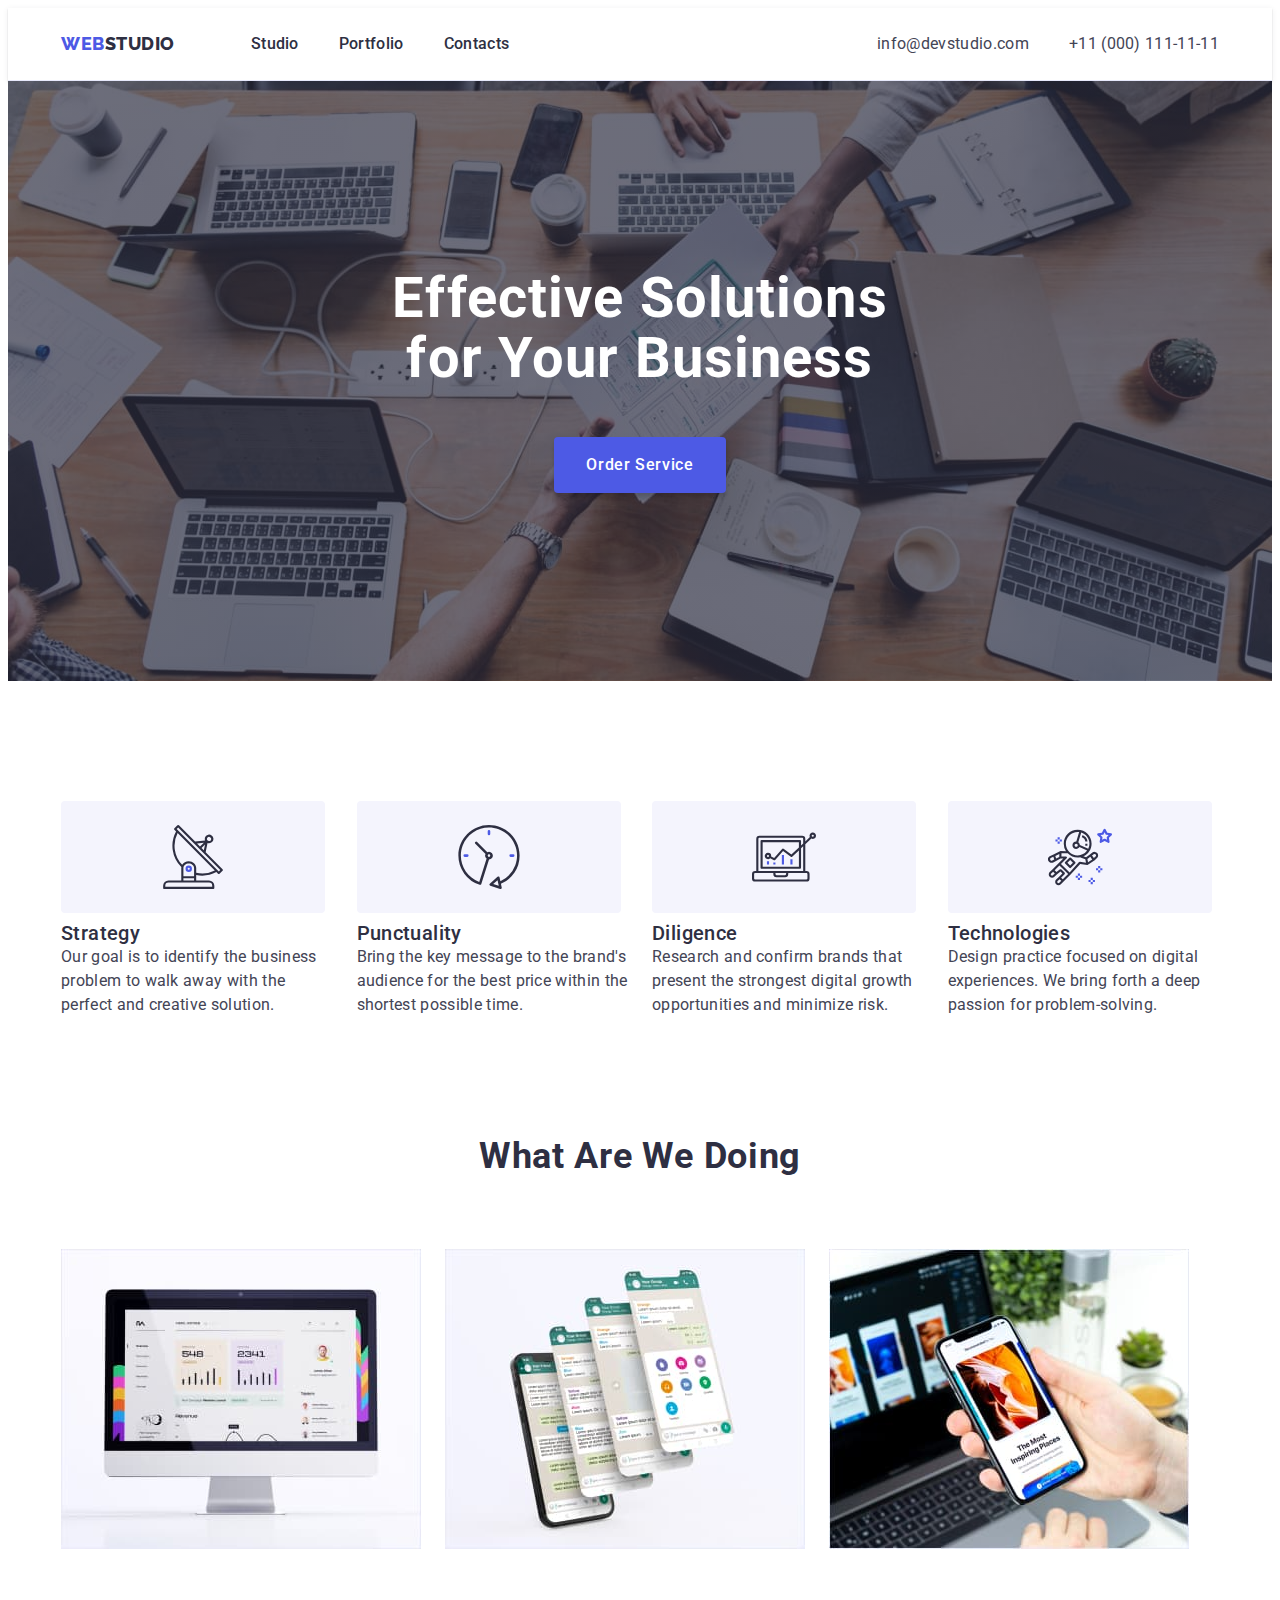
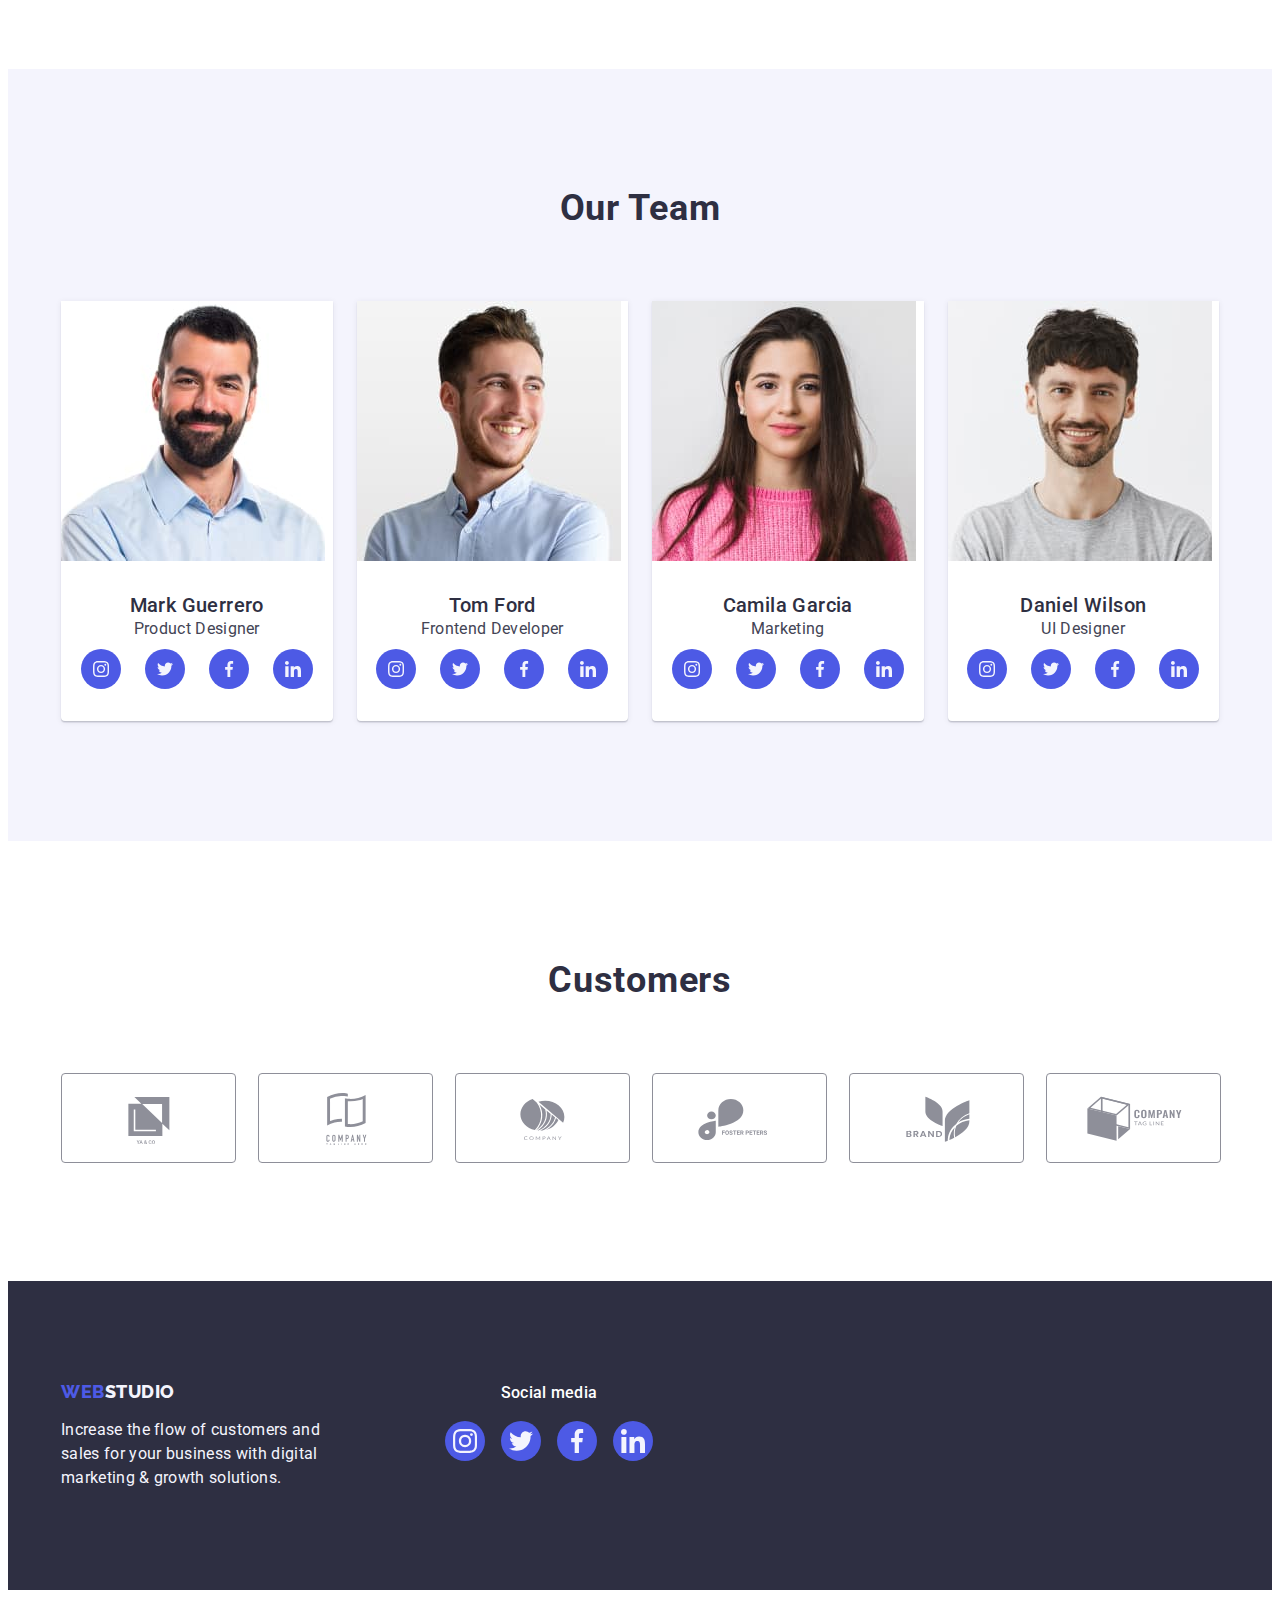
<file: index.html>
<!DOCTYPE html>
<html lang="en">
<head>
    <meta charset="UTF-8">
    <meta http-equiv="X-UA-Compatible" content="IE=edge">
    <meta name="viewport" content="width=device-width, initial-scale=1.0">
    <title>Studio</title>
    <link rel="preconnect" href="https://fonts.googleapis.com">
    <link rel="preconnect" href="https://fonts.gstatic.com" crossorigin>
    <link href="https://fonts.googleapis.com/css2?family=Raleway:wght@800&family=Roboto:wght@400;500;700;900&display=swap" rel="stylesheet">
    <link rel="stylesheet" href="https://cdnjs.cloudflare.com/ajax/libs/modern-normalize/2.0.0/modern-normalize.min.css" integrity="sha512-4xo8blKMVCiXpTaLzQSLSw3KFOVPWhm/TRtuPVc4WG6kUgjH6J03IBuG7JZPkcWMxJ5huwaBpOpnwYElP/m6wg==" crossorigin="anonymous" referrerpolicy="no-referrer">
    <link rel="stylesheet" href="./css/styles.css">
</head>
<body class="body">
  <!--header-->
  <header class="page-header">
    <div class="container header-cont">
    <nav class="page-navigation">
      <a href="./portfolio.html" class="link logo" >Web<span class="logo-studio">Studio</span></a>
    <ul class="menu-list list">
      <li class="menu-item">
        <a href="./index.html" class="link menu-link">Studio</a></li>
      <li class="menu-item">
        <a href="./portfolio.html" class="link menu-link">Portfolio</a></li>
      <li class="menu-item">
        <a class="link menu-link last-link" href="">Contacts</a></li>
    </ul>
    </nav>
<!--address-->
    <address class="address-header">
      <ul class="list adr-header">
        <li class="address-mail-btn">
          <a class="link modal-button" href="mailto:info@devstudio.com">info@devstudio.com</a>
        </li>
        <li class="address-mail-btn">
      <a class="link modal-phone" href="tel:+110001111111">+11 (000) 111-11-11</a>
      </li>
      </ul>
    </address>
  </div>
  </header>
<main>
  <!--hero-->
  <section class="hero-main">
    <div class="container hero-bg">
    <h1 class="hero-text">Effective Solutions
    for Your Business</h1>
    <button type="button" class="hero-button">Order Service
    </button>
  </div>
  </section>
<!--section2-->
    <section class="strategy-section">
      <div class="container section-cont">
      <h2 hidden class="visually-hidden">Our Strategy</h2>
      <ul class="list strategy-list">
        <li class="item-strategy">
          <div class="icon-strategy">
            <svg class="svg-stategy" width="64" height="64">
              <use href="./images/icons.svg#icon-antenna"></use>
            </svg>
          </div>
          <h3 class="heading-title">Strategy</h3>
          <p class="subheading-title">Our goal is to identify the business
          problem to walk away with the perfect and creative solution.</p>
        </li>
        <li class="item-strategy">
          <div class="icon-strategy">
            <svg class="svg-stategy" width="64" height="64">
              <use href="./images/icons.svg#icon-clock"></use>
            </svg>
          </div>
          <h3 class="heading-title">Punctuality</h3>
          <p class="subheading-title">Bring the key message to the brand's audience for the best price within the shortest possible time.</p>
        </li>
        <li class="item-strategy">
          <div class="icon-strategy">
            <svg class="svg-stategy" width="64" height="64">
              <use href="./images/icons.svg#icon-diagram"></use>
            </svg>
          </div>
          <h3 class="heading-title">Diligence</h3>
          <p class="subheading-title">Research and confirm brands that present the strongest digital growth opportunities and minimize risk.</p>
        </li>
        <li class="item-strategy">
          <div class="icon-strategy">
            <svg class="svg-stategy" width="64" height="64">
              <use href="./images/icons.svg#icon-astronaut"></use>
            </svg>
          </div>
          <h3 class="heading-title">Technologies</h3>
          <p class="subheading-title">Design practice focused on digital experiences. We bring forth a deep passion for problem-solving.</p>
        </li>
        </ul>
      </div>
    </section>
<!--section3-->
    <section class="section-gallery">
      <div class="container">
        <h2 class="headline-title">What are we doing</h2>
      <ul class="list galary-list">
        <li class="photo-item">
          <img class="gallery-photo"
          src="./images/comp.jpg" 
          alt="computer"
          width="360">
        </li>
        <li class="photo-item">
          <img class="gallery-photo"
          src="./images/phone.jpg" 
          alt="phone"
          width="360">
        </li>
        <li class="photo-item">
          <img class="gallery-photo"
          src="./images/phone1.jpg" 
          alt="phone1" 
          width="360">
        </li>
      </ul>
    </div>
    </section>
    <!--section4-->
    <section class="section-our-team">
    <div class="container"> 
      <h2 class="headline-title">Our Team</h2>
    <ul class="team-list list">
      <li class="item-our-team">
        <img class="photo-our-team" src="./images/mark.jpg" alt="mark-designer" width="264" >
      <div class="block-team">
        <h3 class="heading-title top-text">Mark Guerrero</h3>
        <p class="subheading-title low-text">Product Designer</p>
        <ul class="team-cos-list list">      
          <li class="team-cos-item">
            <a class="social-links link" target="_blank" 
            rel="noopener no-referrer" href=""
            >
            <svg class="team-svg" width="16" height="16">
              <use href="./images/icons.svg#icon-instagram"></use>
            </svg>
            </a>
          </li>
          <li class="team-cos-item">
            <a class="social-links link" target="_blank" 
            rel="noopener no-referrer" href=""
            >
            <svg class="team-svg" width="16" height="16">
              <use href="./images/icons.svg#icon-twitter"></use>
            </svg>
          </a>
        </li>
          <li class="team-cos-item">
            <a class="social-links link" target="_blank" 
            rel="noopener no-referrer" href=""
            >
            <svg class="team-svg" width="16" height="16">
              <use href="./images/icons.svg#icon-facebook"></use>
            </svg>
          </a>
        </li>
          <li class="team-cos-item">
            <a class="social-links link" target="_blank" 
            rel="noopener no-referrer" href=""
            >
            <svg class="team-svg" width="16" height="16">
              <use href="./images/icons.svg#icon-linkedin"></use>
            </svg>
          </a>
        </li>
        </ul>
    </div>
      </li>
      <li class="item-our-team">
        <img class="photo-our-team" src="./images/tom.jpg" alt="tom_developer" width="264" >
          <div class="block-team">
            <h3 class="heading-title top-text">Tom Ford</h3>
              <p class="subheading-title low-text">Frontend Developer</p>
      <ul class="team-cos-list list">      
        <li class="team-cos-item">
          <a class="social-links link" target="_blank" 
          rel="noopener no-referrer" href=""
          >
          <svg class="team-svg" width="16" height="16">
            <use href="./images/icons.svg#icon-instagram"></use>
          </svg>
          </a>
        </li>
        <li class="team-cos-item">
          <a class="social-links link" target="_blank" 
          rel="noopener no-referrer" href=""
          >
          <svg class="team-svg" width="16" height="16">
            <use href="./images/icons.svg#icon-twitter"></use>
          </svg>
        </a>
      </li>
        <li class="team-cos-item">
          <a class="social-links link" target="_blank" 
          rel="noopener no-referrer" href=""
          >
          <svg class="team-svg" width="16" height="16">
            <use href="./images/icons.svg#icon-facebook"></use>
          </svg>
        </a>
      </li>
        <li class="team-cos-item">
          <a class="social-links link" target="_blank" 
          rel="noopener no-referrer" href=""
          >
          <svg class="team-svg" width="16" height="16">
            <use href="./images/icons.svg#icon-linkedin"></use>
          </svg>
        </a>
      </li>
      </ul>
      </div>
      <li class="item-our-team">
        <img class="photo-our-team" src="./images/camila.jpg" alt="camila_marketing" width="264" >
      <div class="block-team">
        <h3 class="heading-title top-text">Camila Garcia</h3>
      <p class="subheading-title low-text">Marketing</p>
      <ul class="team-cos-list list">      
        <li class="team-cos-item">
          <a class="social-links link" target="_blank" 
          rel="noopener no-referrer" href=""
          >
          <svg class="team-svg" width="16" height="16">
            <use href="./images/icons.svg#icon-instagram"></use>
          </svg>
          </a>
        </li>
        <li class="team-cos-item">
          <a class="social-links link" target="_blank" 
          rel="noopener no-referrer" href=""
          >
          <svg class="team-svg" width="16" height="16">
            <use href="./images/icons.svg#icon-twitter"></use>
          </svg>
        </a>
      </li>
        <li class="team-cos-item">
          <a class="social-links link" target="_blank" 
          rel="noopener no-referrer" href=""
          >
          <svg class="team-svg" width="16" height="16">
            <use href="./images/icons.svg#icon-facebook"></use>
          </svg>
        </a>
      </li>
        <li class="team-cos-item">
          <a class="social-links link" target="_blank" 
          rel="noopener no-referrer" href=""
          >
          <svg class="team-svg" width="16" height="16">
            <use href="./images/icons.svg#icon-linkedin"></use>
          </svg>
        </a>
      </li>
      </ul>
    </div>
    </li>
      <li class="item-our-team">
        <img class="photo-our-team" src="./images/daniel.jpg" alt="ui_designer" width="264" >
      <div class="block-team">
        <h3 class="heading-title top-text">Daniel Wilson</h3>
      <p class="subheading-title low-text">UI Designer</p>
      <ul class="team-cos-list list">      
        <li class="team-cos-item">
          <a 
          href="" 
          class="social-links link" 
          target="_blank" 
          rel="noopener no-referrer" 
          >
          <svg class="team-svg" width="16" height="16">
            <use href="./images/icons.svg#icon-instagram"></use>
          </svg>
          </a>
        </li>
        <li class="team-cos-item">
          <a 
          href=""
          class="social-links link" 
          target="_blank" 
          rel="noopener no-referrer" 
          >
          <svg class="team-svg" width="16" height="16">
            <use href="./images/icons.svg#icon-twitter"></use>
          </svg>
        </a>
      </li>
        <li class="team-cos-item">
          <a 
          href=""
          class="social-links link" 
          target="_blank" 
          rel="noopener no-referrer" 
          >
          <svg class="team-svg" width="16" height="16">
            <use href="./images/icons.svg#icon-facebook"></use>
          </svg>
        </a>
      </li>
        <li class="team-cos-item">
          <a 
          href=""
          class="social-links link" 
          target="_blank" 
          rel="noopener no-referrer" 
          >
          <svg class="team-svg" width="16" height="16">
            <use href="./images/icons.svg#icon-linkedin"></use>
          </svg>
        </a>
      </li>
      </ul>
    </div>
    </li>
    </ul>
  </div>
    </section>
    <!--section5 Customers-->
    <section class="section-customers">
      <div class="container">
        <h2 class="customers-title">Customers</h2>
        <ul class="customers-list list">
          <li class="customers-item">
            <a href="" class="customers-link link">
              <svg class="customers-icon" width="104" height="56">
                <use href="./images/icons.svg#icon-logo"></use>
              </svg>
            </a>
          </li>
          <li class="customers-item">
            <a href="" class="customers-link link">
              <svg class="customers-icon" width="104" height="56">
                <use href="./images/icons.svg#icon-company"></use>
              </svg>
            </a>
          </li>
          <li class="customers-item">
            <a href="" class="customers-link link">
              <svg class="customers-icon" width="104" height="56">
                <use href="./images/icons.svg#icon-small-logo"></use>
              </svg>
            </a>
          </li>
          <li class="customers-item">
            <a href="" class="customers-link link">
              <svg class="customers-icon" width="104" height="56">
                <use href="./images/icons.svg#icon-foster"></use>
              </svg>
            </a>
          </li>
          <li class="customers-item">
            <a href="" class="customers-link link">
              <svg class="customers-icon" width="104" height="56">
                <use href="./images/icons.svg#icon-brand"></use>
              </svg>
            </a>
          </li>
          <li class="customers-item">
            <a href="" class="customers-link link">
              <svg class="customers-icon" width="104" height="56">
                <use href="./images/icons.svg#icon-tag-line"></use>
              </svg>
            </a>
          </li>
        </ul>
      </div>
    </section>
  </main>
  <!--Footer-->
  <footer class="footer-line">
    <div class="container footer-container">
      <div class="foot-block">    
        <a href="./portfolio.html" 
        class="logo-foot link">Web<span class="logo-studio-footer">Studio</span></a>
    <p class="footer-tagline">Increase the flow of customers and sales for your business with digital marketing & growth solutions.</p>
      </div>
  <div class="footer-cos">
    <p class="social-text">Social media</p>
  <ul class="footer-cos-list list">
      <li class="foot-cos-item">
          <a href="" class="footer-links" 
          target="_blank" 
          rel="noopener no-referrer" 
          >
          <svg class="svg-foot" width="24" height="24">
            <use href="./images/icons.svg#icon-instagram"></use>
          </svg>
        </a>
      </li>
      <li class="foot-cos-item">
          <a href="" class="footer-links" 
          target="_blank" 
          rel="noopener no-referrer" 
          >
          <svg class="svg-foot" width="24" height="24">
            <use href="./images/icons.svg#icon-twitter"></use>
          </svg>
        </a>
      </li>
      <li class="foot-cos-item">
          <a href="" class="footer-links" 
          target="_blank" 
          rel="noopener no-referrer" 
          >
          <svg class="svg-foot" width="24" height="24">
            <use href="./images/icons.svg#icon-facebook"></use>
          </svg>
        </a>
      </li>
      <li class="foot-cos-item">
          <a href="" class="footer-links" 
          target="_blank" 
          rel="noopener no-referrer" 
          >
          <svg class="svg-foot" width="24" height="24">
            <use href="./images/icons.svg#icon-linkedin"></use>
          </svg>
        </a>
      </li>
</ul>
</div>
</div>
</footer>
</body>
</html>
</file>
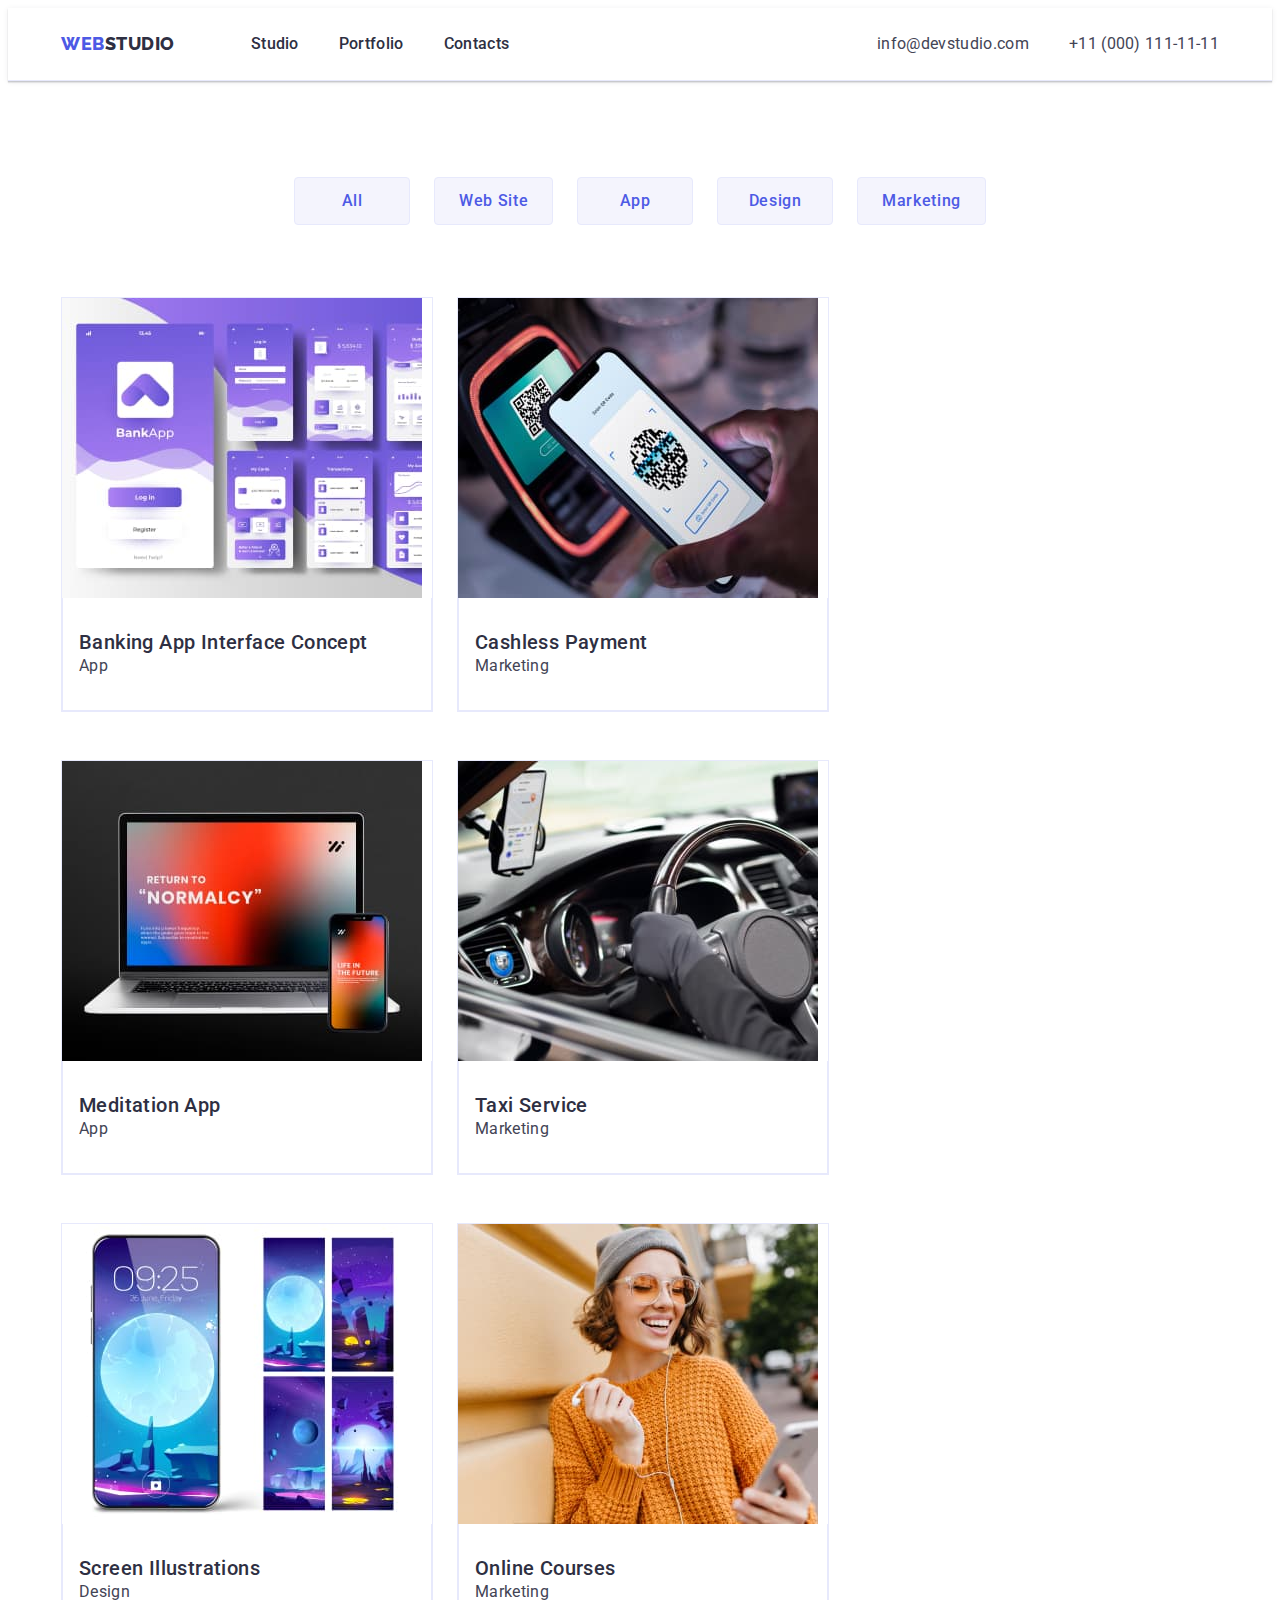
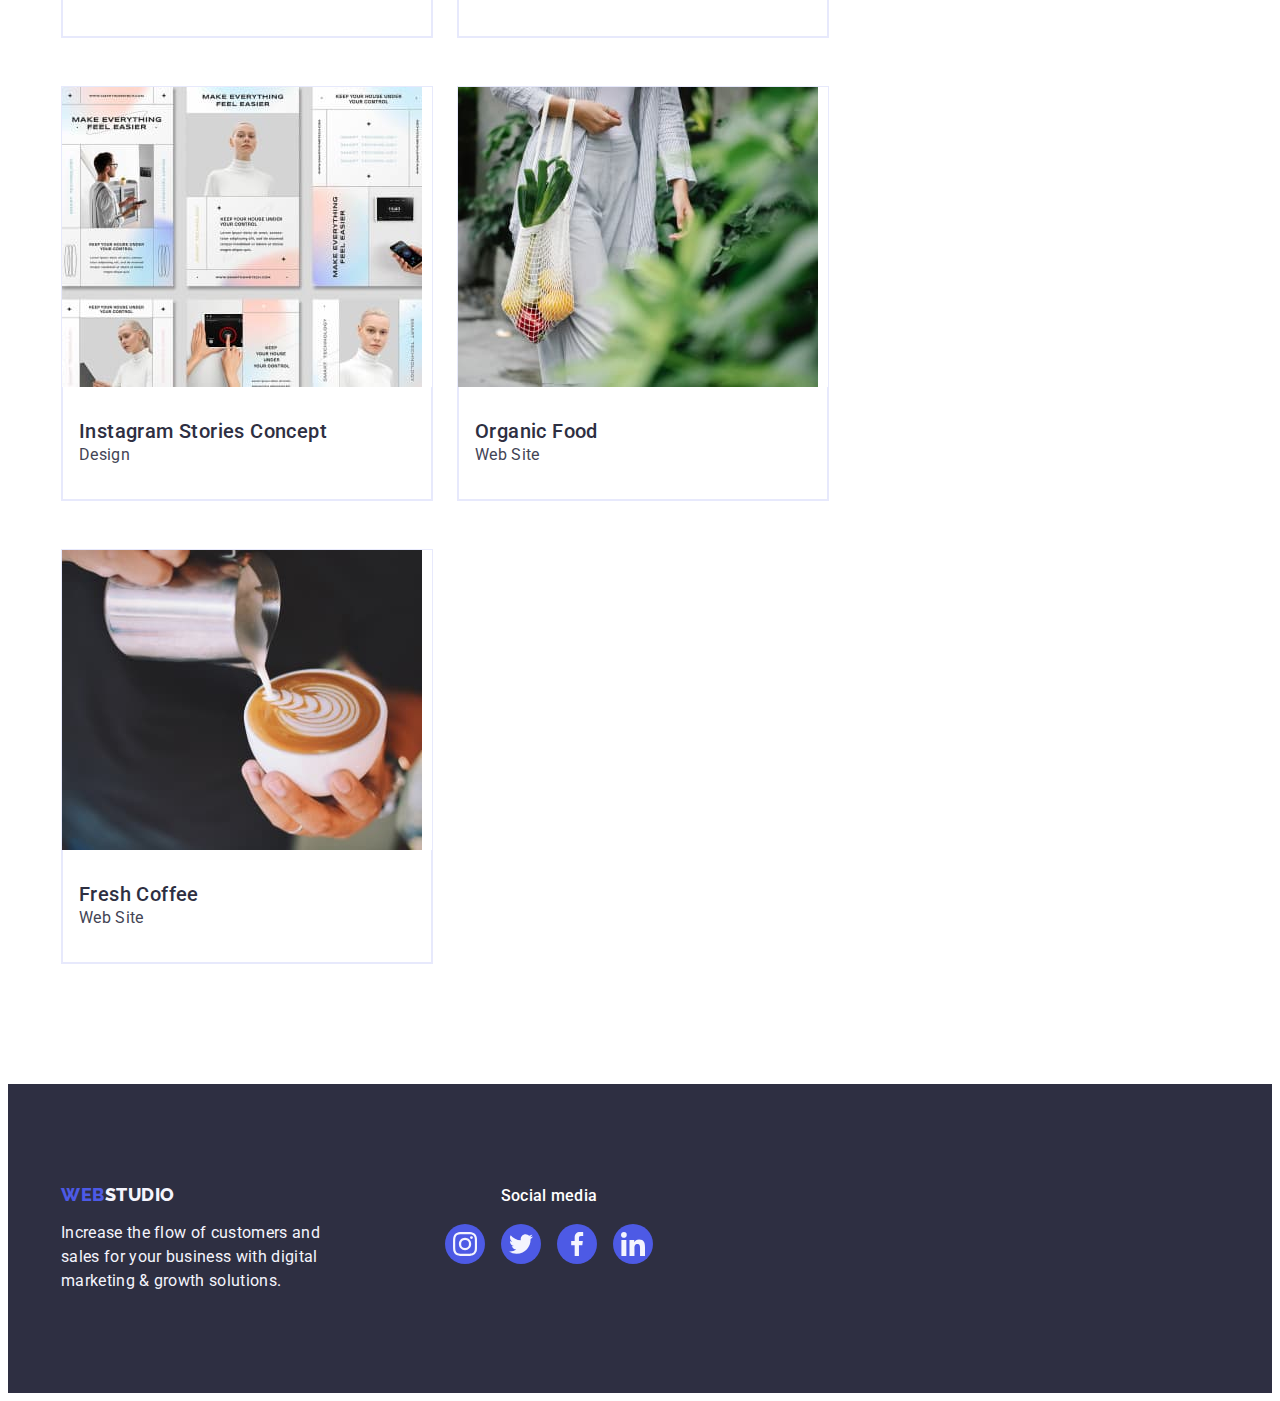
<file: portfolio.html>
<!DOCTYPE html>
<html lang="en">
<head>
    <meta charset="UTF-8">
    <meta http-equiv="X-UA-Compatible" content="IE=edge">
    <meta name="viewport" content="width=device-width, initial-scale=1.0">
    <title>Studio</title>
    <link rel="preconnect" href="https://fonts.googleapis.com">
    <link rel="preconnect" href="https://fonts.gstatic.com" crossorigin>
    <link href="https://fonts.googleapis.com/css2?family=Raleway:wght@800&family=Roboto:wght@400;500;700;900&display=swap" rel="stylesheet">
    <link rel="stylesheet" href="https://cdnjs.cloudflare.com/ajax/libs/modern-normalize/2.0.0/modern-normalize.min.css" integrity="sha512-4xo8blKMVCiXpTaLzQSLSw3KFOVPWhm/TRtuPVc4WG6kUgjH6J03IBuG7JZPkcWMxJ5huwaBpOpnwYElP/m6wg==" crossorigin="anonymous" referrerpolicy="no-referrer">
    <link rel="stylesheet" href="./css/styles.css">
</head>
<body class="body">
<!--header-->
<header class="page-header">
    <div class="container header-cont">
    <nav class="page-navigation">
        <a href="./index.html" class="logo link">Web<span class="logo-studio">Studio</span></a>
    <ul class="menu-list list">
        <li class="menu-item">
            <a href="./index.html" class="link menu-link">Studio</a></li>
        <li class="menu-item">
            <a href="./portfolio.html" class="link menu-link">Portfolio</a></li>
        <li class="menu-item">
            <a class="link menu-link" href="">Contacts</a></li>
    </ul>
    </nav>
<!--address-->
    <address class="address-header">
    <ul class="list adr-header">
        <li class="address-mail-btn">
            <a class="link modal-button" href="mailto:info@devstudio.com">info@devstudio.com</a>
        </li>
        <li class="address-mail-btn">
            <a class="link modal-button" href="tel:+110001111111">+11 (000) 111-11-11</a>
        </li>
    </ul>
    </address>
    </div>
</header>  
<!-- Portfolio -->
<main>
    <section class="main-section">
        <div class="container">
        <h1 hidden>Portfolio</h1>
        <ul class="list-button list">
            <li>
                <button type="button" class="portfolio-btn">All</button>
            </li>
            <li>
                <button type="button" class="portfolio-btn">Web Site</button>
            </li>
            <li>
                <button type="button" class="portfolio-btn">App</button>
            </li>
            <li>
                <button type="button" class="portfolio-btn">Design</button>
            </li>
            <li>
                <button type="button" class="portfolio-btn">Marketing</button>
            </li>
        </ul>
        <ul class="portfolio-list list">
    <li class="portfolio-item">
        <a class="link link-block" href="">
            <img class="img-portfolio" src="./images/section1/banking.jpg" alt="Banking App" width="360" height="300">
            <div class="portfolio-photo">
                <h2 class="heading-title">Banking App Interface Concept</h2>
                <p class="subheading-title">App</p>
            </div>
        </a>
    </li>
    <li class="portfolio-item">
        <a class="link link-block" href="">
            <img class="img-portfolio" src="./images/section1/cashless-pay.jpg" alt="Cashless Payment" width="360" height="300">
            <div class="portfolio-photo">
                <h2 class="heading-title">Cashless Payment</h2>
                <p class="subheading-title">Marketing</p>
            </div> 
        </a>
    </li>
    <li class="portfolio-item">
        <a class="link link-block" href="">
            <img class="img-portfolio" src="./images/section1/meditation.jpg" alt="Meditation App" width="360" height="300">
            <div class="portfolio-photo">
                <h2 class="heading-title">Meditation App</h2>
                <p class="subheading-title">App</p>
            </div>
        </a>
        
    </li>
    <li class="portfolio-item">
        <a class="link link-block" href="">
            <img class="img-portfolio" src="./images/section2/taxi.jpg" alt="Taxi Service" width="360" height="300">
            <div class="portfolio-photo">
                <h2 class="heading-title">Taxi Service</h2>
                <p class="subheading-title">Marketing</p>
            </div>  
        </a>
    </li>
    <li class="portfolio-item">
        <a class="link link-block" href="">
            <img class="img-portfolio" src="./images/section2/screen-illustr.jpg" alt="Screen Illustrations" width="360" height="300">
            <div class="portfolio-photo">
                <h2 class="heading-title">Screen Illustrations</h2>
                <p class="subheading-title">Design</p>
            </div>
        </a>
    </li>
    <li class="portfolio-item">
        <a class="link link-block" href="">
            <img class="img-portfolio" src="./images/section2/cources.jpg" alt="Online Courses" width="360" height="300">
            <div class="portfolio-photo">
                <h2 class="heading-title">Online Courses</h2>
                <p class="subheading-title">Marketing</p>
            </div>
        </a>
    </li>
    <li class="portfolio-item">
        <a class="link link-block" href="">
            <img class="img-portfolio" src="./images/section3/inst-concept.jpg" alt="Instagram Stories Concept" width="360" height="300">
            <div class="portfolio-photo">
                <h2 class="heading-title">Instagram Stories Concept</h2>
                <p class="subheading-title">Design</p>
            </div>
        </a>
    </li>
    <li class="portfolio-item">
        <a class="link link-block" href="">
            <img class="img-portfolio" src="./images/section3/food.jpg" alt="Organic Food" width="360" height="300">
            <div class="portfolio-photo">
                <h2 class="heading-title">Organic Food</h2>
                <p class="subheading-title">Web Site</p>
            </div>
        </a>
    </li>
    <li class="portfolio-item">
        <a class="link link-block" href="">
            <img class="img-portfolio" src="./images/section3/cofee.jpg" alt="Fresh Coffee" width="360" height="300">
            <div class="portfolio-photo">
                <h2 class="heading-title">Fresh Coffee</h2>
                <p class="subheading-title">Web Site</p>
            </div>
        </a>
    </li>
</ul>
</div>
</section>
</main>
<!--Footer-->
<footer class="footer-line">
    <div class="container footer-container">
    <div class="foot-block">    
        <a href="./portfolio.html" 
        class="logo-foot link">Web<span class="logo-studio-footer">Studio</span></a>
    <p class="footer-tagline">Increase the flow of customers and sales for your business with digital marketing & growth solutions.</p>
    </div>
<div class="footer-cos">
    <p class="social-text">Social media</p>
<ul class="footer-cos-list list">
    <li class="foot-cos-item">
        <a href="" class="footer-links" 
        target="_blank" 
        rel="noopener no-referrer" 
        >
        <svg class="svg-foot" width="24" height="24">
            <use href="./images/icons.svg#icon-instagram"></use>
        </svg>
        </a>
    </li>
    <li class="foot-cos-item">
        <a href="" class="footer-links" 
        target="_blank" 
        rel="noopener no-referrer" 
        >
        <svg class="svg-foot" width="24" height="24">
            <use href="./images/icons.svg#icon-twitter"></use>
        </svg>
        </a>
    </li>
    <li class="foot-cos-item">
        <a href="" class="footer-links" 
        target="_blank" 
        rel="noopener no-referrer" 
        >
        <svg class="svg-foot" width="24" height="24">
            <use href="./images/icons.svg#icon-facebook"></use>
        </svg>
        </a>
    </li>
    <li class="foot-cos-item">
        <a href="" class="footer-links" 
        target="_blank" 
        rel="noopener no-referrer" 
        >
        <svg class="svg-foot" width="24" height="24">
            <use href="./images/icons.svg#icon-linkedin"></use>
        </svg>
        </a>
    </li>
</ul>
</div>
</div>
</footer>
</body>
</html>
</file>
<file: css/styles.css>
.list {
    list-style: none;
}

.link {
    text-decoration: none;
}

.address-header {
    font-style: normal;
    margin-left: auto;
}


.body {
    font-family: var(--font-family);
    background-color: var(--white);
    color: var(--button); 
}

p, h1, h2, h3 {
    margin: 0;
}

ul {
    margin: 0;
    padding: 0;
}

img {
    display: block;
}

:root {
--navy-blue: #2E2F42;
--white: #FFFFFF;
--hover: #404BBF;
--button: #434455;
--portfolio-btn: #F4F4FD;
--font-family:'Roboto',sans-serif; 
--iris:#4D5AE5;
--font-weith-low:400;
--font-weith-top:500;
--font-weith-logo:800;
--font-weith-text:700;
--font-size-logo:18px;
--font-size-btn:16px;
--customers-col:#8e8f99; 
}

.container {
    width: 1158px;
    padding-left: 15px;
    padding-right: 15px;
    margin: 0 auto;
}
/*===================HEADER======================*/


.header-cont {
    align-items: center;
    display: flex;
}

.page-navigation {
    align-items: center;
    display: flex;
}

    .logo {
    font-family: "Raleway", sans-serif;
    font-weight: 800;
    font-size: 18px;
    line-height: 1.17;
    letter-spacing: 0.03em;
    text-transform: uppercase;
    color: var(--iris);
    display: flex;
    align-items: center;
    margin-right: 76px;
    padding-top: 24px; 
    padding-bottom: 24px;
}

.logo-studio {
    font-family: "Raleway", sans-serif;
    font-weight: var(--font-weith-logo);
    font-size: var(--font-size-logo);
    line-height: 21px;
    display: flex;
    letter-spacing: 0.03em;
    text-transform: uppercase;
    color: var(--navy-blue); 
}

.menu-list {
display: flex; 
gap: 40px; 
}

.page-navigation {
    display: flex;

}

.menu-link {
    font-family: var(--font-family);
    font-weight: var(--font-weith-top);
    font-size: var(--font-size-btn);
    line-height: 1.50;
    letter-spacing: 0.02em;
    color: var(--navy-blue);
}
.menu-link {
    display: block;
    padding: 24px 0;
}

.menu-link:hover,
.menu-link:focus {
    color: var(--hover);
}

.last-link {
    margin-right: 0;

}
.page-header {
    border-bottom: 1px solid #E7E9FC;
    box-sizing: border-box;
    box-shadow: 0px 2px 1px rgba(46, 47, 66, 0.08), 0px 1px 1px rgba(46, 47, 66, 0.16), 0px 1px 6px rgba(46, 47, 66, 0.08);
}
/*===================/HEADER======================*/

/*===================ADDRESS======================*/
.modal-button {
    font-family: var(--font-family); 
    font-weight: var(--font-weith-low);
    font-size: var(--font-size-btn);
    line-height: 1.50;
    letter-spacing: 0.02em;
    color: var(--button);
    font-style: normal;
}
.modal-button:hover,
.modal-button:focus {
    color: var(--hover);
}

.modal-phone {
    font-family: var(--font-family); 
    font-weight: var(--font-weith-low);
    font-size: var(--font-size-btn);
    line-height: 1.50;
    letter-spacing: 0.02em;
    color: var(--button);
    font-style: normal;

}
.modal-phone:hover,
.modal-phone:focus {
    color: var(--hover);
}

.adr-header {
    display: flex;
    gap: 40px; 
}
/*===================/ADDRESS======================*/

/*===================HERO_Sec1==================*/

.hero-main {
    max-width: 1440px;
    margin: 0 auto;
    background-image: linear-gradient(rgba(46, 47, 66, 0.7), rgba(46, 47, 66, 0.7)), 
    url(../images/hero/people-office.jpg);
    background-repeat: no-repeat;
    background-position: center;
    background-size: cover;
}
.hero-bg {
    padding: 188px 0;

}
.hero-text {
    margin: 0 auto;
    font-family: var(--font-family); 
    font-size: 56px;
    line-height: 1.07; 
    text-align: center;
    letter-spacing: 0.02em;
    color: var(--white);
    margin-bottom: 48px;
    max-width: 496px;
}
.hero-button {
    border: none;
    margin: 0 auto;
    display: block;
    font-family: var(--font-family);
    font-weight: var(--font-weith-top);
    font-size: var(--font-size-btn);
    height: 56px;
    min-width: 169px;
    line-height: 1.50; 
    box-shadow: 0px 4px 4px rgba(0, 0, 0, 0.15);
    border-radius: 4px;
    letter-spacing: 0.04em;
    color: var(--white);
    background: var(--iris);
    padding-top: 16px;
    padding-bottom: 16px;
    padding-left: 32px;
    padding-right: 32px;
    cursor: pointer
}

.hero-button:hover,
.hero-button:focus {
    background: var(--hover);
}


/*===================/HERO======================*/

/*===================STRATEGY_Sec2======================*/
.strategy-section {
    padding-top: 120px;
    padding-bottom: 120px;
}

.strategy-list {
    display: flex;
    gap: 24px;
}
.item-strategy {
    flex-basis: calc((100% - 3 * 24px) / 4);
}

.visually-hidden {
    position: absolute;
    width: 1px;
    height: 1px;
    margin: -1px;
    border: 0;
    padding: 0;
    white-space: nowrap;
    clip-path: inset(100%);
    clip: rect(0 0 0 0);
    overflow: hidden;
}

.icon-strategy{
background: #F4F4FD;
border-radius: 4px;
width: 264px;
height: 112px;
display: flex;
align-items: center;
justify-content: center;
margin-bottom: 8px;
}

/*===================/STRATEGY======================*/


/*===================GALLERY======================*/

.gallery-photo {
width: 360px;
height: 300px;
}

/*===================/GALLERY======================*/

.galary-list {
    display: flex;
    gap: 24px;
}

.gallery-photo {
    display: block;  
    max-width: 100%; 
    height: auto; 
}

.section-gallery {
    padding-bottom: 120px; 
}
/*===================OUR-TEAM======================*/
.block-team {
    padding: 32px 16px;
    
}
.headline-title {
    font-size: 36px;
    line-height: 40px;
    text-align: center;
    letter-spacing: 0.02em;
    text-transform: capitalize;
    color: var(--navy-blue);
    line-height: 1.11; 
    margin-bottom: 72px;
}

.cont-team {
    padding: 32px 16px 32px;


}
.section-our-team {
    background-color: var(--portfolio-btn);
    padding: 120px 0 120px;

}
.team-list {
    display: flex;
    gap: 24px;

}

.item-our-team {
    width: calc((100% - 72px) / 4); 
    background: #FFFFFF;
    border-radius: 0px 0px 4px 4px;
    box-shadow: 0px 1px 6px rgba(46, 47, 66, 0.08), 0px 1px 1px rgba(46, 47, 66, 0.16), 0px 2px 1px rgba(46, 47, 66, 0.08);
}

.item-our-team:hover {
}

.photo-our-team {
    display: block;  
    max-width: 100%; 
    height: auto; 
}

.item-our-team {
    background-color: var(--white);
}

.heading-title {
    font-family:var(--font-family);
    font-weight:var(--font-weith-top);
    font-size: 20px;
    line-height: 1.20; 
    letter-spacing: 0.02em;
    color: var(--navy-blue);
}
.top-text {
    text-align: center;
}

.subheading-title {
    font-size: var(--font-size-btn);
    line-height: 1.50; 
    letter-spacing: 0.02em;
    color: var(--button);
    }

    .low-text {
        text-align: center;
        margin-bottom: 8px;
    }

    .team-cos-list {
        display: flex;
        justify-content: center;
        gap: 24px;
}
.team-cos-item {
    width: 40px;
    height: 40px;
}
.social-links {
    width: 100%;
    height: 100%;
    background-color: #4D5AE5;
    border-radius: 50%;
    display: flex;
    align-items: center;
    justify-content: center;
}

.social-links:hover,
.social-links:focus {
    background-color: #404bbf; 
}

.team-svg {
    fill: #F4F4FD;
}
/*===================/OUR-TEAM======================*/
/*===================CUSTOMERS======================*/
.section-customers {
    padding-top: 120px;
    padding-bottom: 120px;
}

.customers-list {
    display: flex;
    gap: 24px;
}

.customers-item {
    width: calc((100% - 120px) / 6 );
    height: 88px;

}
.customers-link {
    width: 100%;
    height: 100%;
    border: 1px solid #8E8F99;
    border-radius: 4px;
    display: flex;
    align-items: center;
    justify-content: center;
    color: var(--customers-col);
}
.customers-link:hover,
.customers-link:focus {
    border-color: #404BBF;
    color: #404bbf; 
}

.customers-link:hover .customers-icon {
fill: #404BBF;
}

.customers-icon {
    width: 104px;
    height: 56px;
    fill: currentColor;

}
.customers-title {
font-weight: var(--font-weith-text);
font-size: 36px;
line-height: 1.11;  
text-align: center;
letter-spacing: 0.02em;
text-transform: capitalize;
color: #2E2F42;
margin-bottom: 72px;
}
/*===================/CUSTOMERS======================*/
/*===================FOOTER======================*/

.footer-line {
background-color:var(--navy-blue);
padding: 100px 0 100px;
margin: 0 auto;

}

.footer-tagline {
    font-weight: var(--font-weith-low);
    font-size: var(--font-size-btn);
    line-height: 1.50; 
    letter-spacing: 0.02em;
    color: var(--portfolio-btn);
    max-width: 264px;
}

.logo-studio-footer {
    display: inline-block;
    font-family: "Raleway", sans-serif;
    font-weight: var(--font-weith-logo);
    font-size: var(--font-size-logo);
    line-height: 1.17;
    letter-spacing: 0.03em;
    text-transform: uppercase;
    color: var(--portfolio-btn);
    
}

.logo-foot {
    display: inline-block;
    font-family: "Raleway", sans-serif;
    font-weight: 800;
    font-size: 18px;
    line-height: 1.17;
    letter-spacing: 0.03em;
    text-transform: uppercase;
    color: var(--iris);
    margin-bottom: 16px;
}
.foot-block {
    margin-right: 120px;
}
.footer-cos-list {
    display: flex;
    gap: 16px;
    justify-content: center;

}
.foot-cos-item {
    width: 40px;
    height: 40px;
}
.footer-links {
    width: 100%;
    height: 100%;
    background-color: #4D5AE5;
    border-radius: 50%;
    display: flex;
    align-items: center;
    justify-content: center;
}

.footer-links:focus,
.footer-links:hover {
    background-color: #31D0AA;
}

.social-text {
color: var(--white);
font-weight: var(--font-weith-top);
font-size: 16px;
line-height: 1.50;
letter-spacing: 0.02em;
margin-bottom: 16px;
text-align: center;
}
.svg-foot {
    fill: #F4F4FD;
}

.footer-container {
    display: flex;
    justify-content: left;
    align-items: baseline;
}
/*===================/FOOTER======================*/

/*===============PORTFOLIO MAIN SECTION==================*/
.main-portfolio {
    padding: 32px 16px;
    border: 1px solid #e7e9fc; 
    border-top: none;
    margin-bottom: 8px;

}
.main-section {
    padding: 96px 0 120px;
}

.menu-link {
    display: block;
}
.portfolio-btn {
padding: 12px 24px 12px;
font-family: "Roboto", sans-serif; 
color: var(--iris);
font-size: var(--font-size-btn);
line-height: 1.50; 
display: flex;
align-items: center;
text-align: center;
letter-spacing: 0.04em;
border-radius: 4px;
background: var(--portfolio-btn);
cursor: pointer;
font-weight: 500; 
background: #F4F4FD;
border: 1px solid #E7E9FC;
border-radius: 4px;
min-width: 116px;
height: 48px;
justify-content: center;
}

.list-button {
display: flex;
gap: 24px;
justify-content: center;
margin-bottom: 72px
}


.portfolio-btn:hover,
.portfolio-btn:focus {
    background: var(--hover);
    color: var(--white);
    box-shadow: 0px 3px 1px rgba(0, 0, 0, 0.1), 0px 2px 1px rgba(0, 0, 0, 0.08), 0px 2px 2px rgba(0, 0, 0, 0.12);
}

.portfolio-list {
    display: flex;
    flex-wrap: wrap;
    column-gap: 24px;
    row-gap: 48px;
}

.portfolio-item {
    width: calc((100% - 48px) / 3);
    background: #FFFFFF;
    border: 1px solid #E7E9FC;
}

.link-block {
display: block;
}
.link-block:hover,
.link-block:focus {
box-shadow: 0px 1px 6px rgba(46, 47, 66, 0.08), 0px 1px 1px rgba(46, 47, 66, 0.16), 0px 2px 1px rgba(46, 47, 66, 0.08);
}

.portfolio-item:nth-child(3n) {
    margin-right: 0; 
}

.portfolio-item:nth-last-child(-n+3) {
    margin-bottom: 0;
}

.img-portfolio {
    display: block;
    max-width: 100%;
    height: auto;
}

.portfolio-photo {
    padding: 32px 16px;
    border: 1px solid #e7e9fc;
    border-top: none;

}
/*===============/PORTFOLIO MAIN SECTION==================*/
</file>
